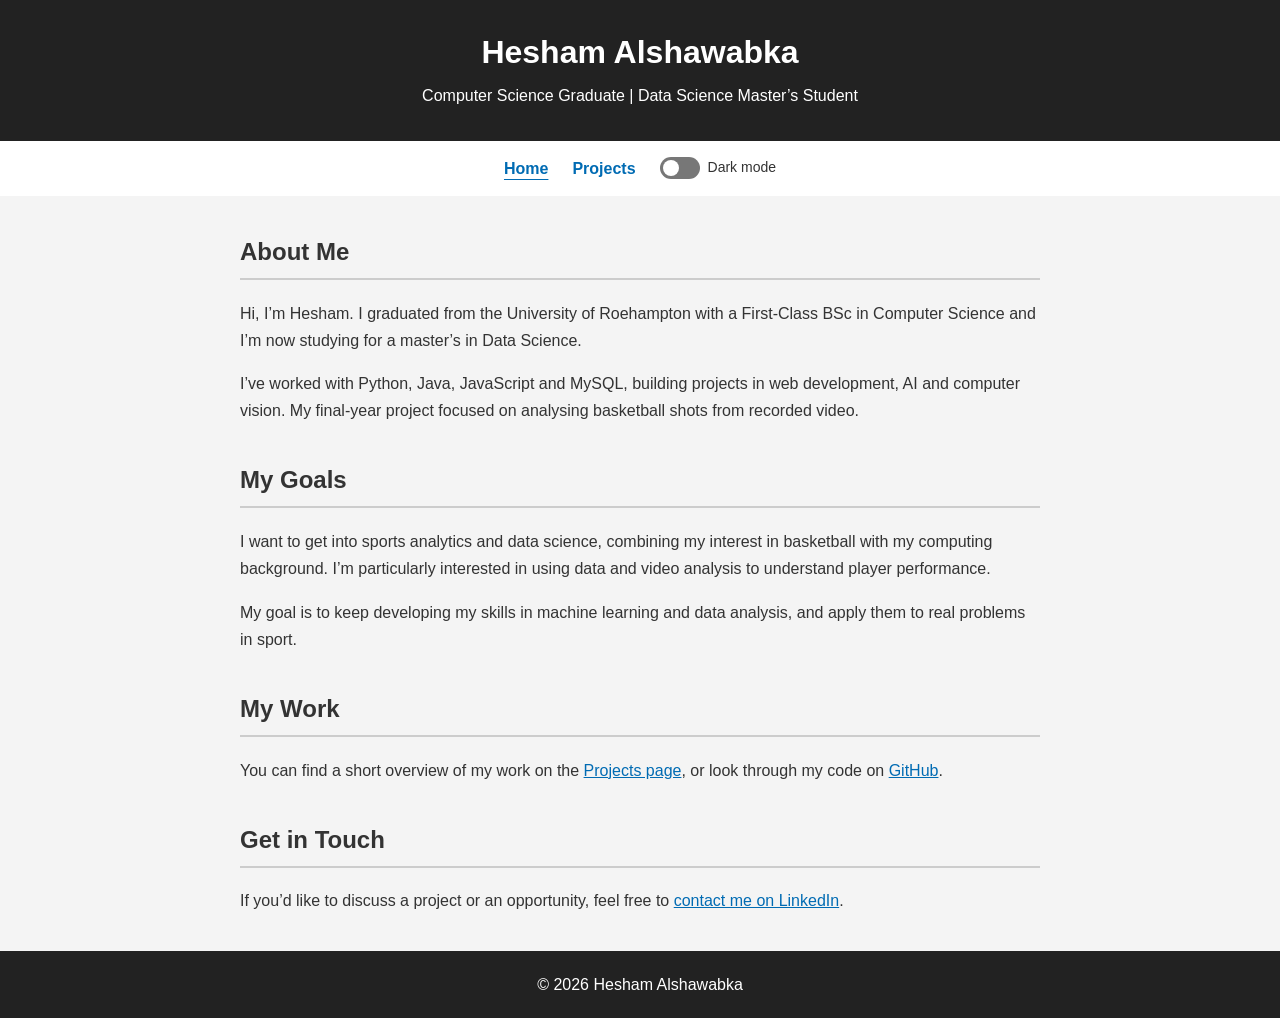
<file: index.html>
<!DOCTYPE html>
<html lang="en">
<head>
  <meta charset="UTF-8">
  <meta name="viewport" content="width=device-width, initial-scale=1.0">
  <meta name="description" content="Hesham Alshawabka — Computer Science graduate and Data Science master's student interested in sports analytics.">
  <title>Home | Hesham Alshawabka</title>
  <link rel="icon" href="favicon.svg" type="image/svg+xml">
  <link rel="stylesheet" href="styles.css">
  <script src="theme.js"></script>
</head>
<body>
  <header>
    <h1>Hesham Alshawabka</h1>
    <p>Computer Science Graduate | Data Science Master’s Student</p>
  </header>
  <nav aria-label="Main navigation">
    <a href="index.html" aria-current="page">Home</a>
    <a href="projects.html" >Projects</a>
    <label class="theme-switch"><input type="checkbox" id="theme-toggle" aria-label="Dark mode"><span class="slider"></span><span>Dark mode</span></label>
  </nav>
  <main>
    <section>
      <h2>About Me</h2>
      <p>Hi, I’m Hesham. I graduated from the University of Roehampton with a First-Class BSc in Computer Science and I’m now studying for a master’s in Data Science.</p>
      <p>I’ve worked with Python, Java, JavaScript and MySQL, building projects in web development, AI and computer vision. My final-year project focused on analysing basketball shots from recorded video.</p>
    </section>
    <section>
      <h2>My Goals</h2>
      <p>I want to get into sports analytics and data science, combining my interest in basketball with my computing background. I’m particularly interested in using data and video analysis to understand player performance.</p>
      <p>My goal is to keep developing my skills in machine learning and data analysis, and apply them to real problems in sport.</p>
    </section>
    <section>
      <h2>My Work</h2>
      <p>You can find a short overview of my work on the <a href="projects.html">Projects page</a>, or look through my code on <a href="https://github.com/alshawah" target="_blank" rel="noopener noreferrer">GitHub</a>.</p>
    </section>
    <section>
      <h2>Get in Touch</h2>
      <p>If you’d like to discuss a project or an opportunity, feel free to <a href="https://www.linkedin.com/in/heshamal/" target="_blank" rel="noopener noreferrer">contact me on LinkedIn</a>.</p>
    </section></main>
  <footer>&copy; 2026 Hesham Alshawabka</footer>
  <script src="main.js"></script>
</body>
</html>
</file>
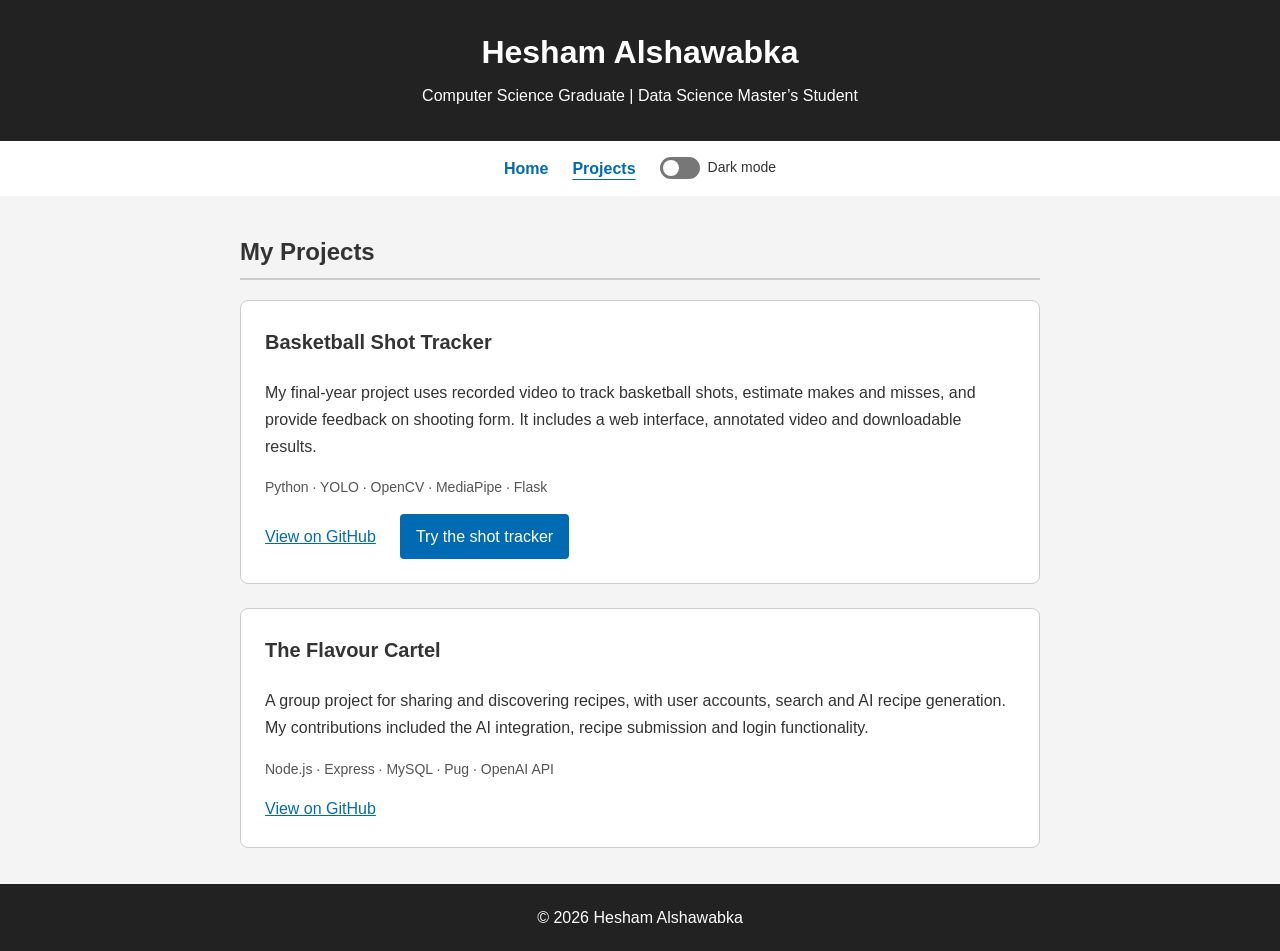
<file: projects.html>
<!DOCTYPE html>
<html lang="en">
<head>
  <meta charset="UTF-8">
  <meta name="viewport" content="width=device-width, initial-scale=1.0">
  <meta name="description" content="Hesham Alshawabka — Computer Science graduate and Data Science master's student interested in sports analytics.">
  <title>Projects | Hesham Alshawabka</title>
  <link rel="icon" href="favicon.svg" type="image/svg+xml">
  <link rel="stylesheet" href="styles.css">
  <script src="theme.js"></script>
</head>
<body>
  <header>
    <h1>Hesham Alshawabka</h1>
    <p>Computer Science Graduate | Data Science Master’s Student</p>
  </header>
  <nav aria-label="Main navigation">
    <a href="index.html" >Home</a>
    <a href="projects.html" aria-current="page">Projects</a>
    <label class="theme-switch"><input type="checkbox" id="theme-toggle" aria-label="Dark mode"><span class="slider"></span><span>Dark mode</span></label>
  </nav>
  <main>
    <section>
      <h2>My Projects</h2>
      <article class="project">
        <h3>Basketball Shot Tracker</h3>
        <p>My final-year project uses recorded video to track basketball shots, estimate makes and misses, and provide feedback on shooting form. It includes a web interface, annotated video and downloadable results.</p>
        <p class="tools">Python · YOLO · OpenCV · MediaPipe · Flask</p>
        <div class="project-links"><a href="https://github.com/alshawah/basketball-shot-tracker" target="_blank" rel="noopener noreferrer">View on GitHub</a><a class="button" href="basketball.html">Try the shot tracker</a></div>
      </article>
      <article class="project">
        <h3>The Flavour Cartel</h3>
        <p>A group project for sharing and discovering recipes, with user accounts, search and AI recipe generation. My contributions included the AI integration, recipe submission and login functionality.</p>
        <p class="tools">Node.js · Express · MySQL · Pug · OpenAI API</p>
        <a href="https://github.com/MuzamilAhmed1/The-Flavour-Cartel" target="_blank" rel="noopener noreferrer">View on GitHub</a>
      </article>
    </section></main>
  <footer>&copy; 2026 Hesham Alshawabka</footer>
  <script src="main.js"></script>
</body>
</html>
</file>
<file: styles.css>
/* Shared styles for the portfolio pages. */
:root {
  --bg-color: #f4f4f4;
  --text-color: #333;
  --header-bg: #222;
  --card-bg: #fff;
  --link-color: #006bb3;
  --border-color: #ccc;
  --muted-color: #555;
}
html[data-theme="dark"] {
  --bg-color: #1e1e1e;
  --text-color: #e4e4e4;
  --header-bg: #111;
  --card-bg: #2a2a2a;
  --link-color: #70b7ff;
  --border-color: #555;
  --muted-color: #bbb;
}
* { box-sizing: border-box; }
body {
  font-family: Arial, sans-serif;
  margin: 0;
  background: var(--bg-color);
  color: var(--text-color);
  font-size: 16px;
  line-height: 1.7;
}
header {
  background: var(--header-bg);
  color: #fff;
  padding: 32px 20px;
  text-align: center;
}
header h1 { margin: 0 0 8px; font-size: 32px; line-height: 1.3; }
header p { margin: 0; }
nav {
  background: var(--card-bg);
  padding: 14px 20px;
  display: flex;
  justify-content: center;
  align-items: center;
  gap: 24px;
  flex-wrap: wrap;
}
a { color: var(--link-color); }
nav a { text-decoration: none; font-weight: bold; }
nav a[aria-current="page"] { text-decoration: underline; text-underline-offset: 5px; }
main { max-width: 840px; margin: 36px auto; padding: 0 20px; min-height: 50vh; }
section { margin-bottom: 36px; }
h2 { font-size: 24px; border-bottom: 2px solid var(--border-color); padding-bottom: 5px; }
h3 { margin-top: 0; font-size: 20px; }
.project {
  background: var(--card-bg);
  border: 1px solid var(--border-color);
  border-radius: 8px;
  padding: 24px;
  margin-bottom: 24px;
}
.tools { color: var(--muted-color); font-size: 14px; }
.project-links { display: flex; align-items: center; gap: 24px; flex-wrap: wrap; }
.button { display: inline-block; background: #006bb3; color: #fff; padding: 9px 16px; border-radius: 4px; text-decoration: none; }
.button:hover { background: #00528a; }
footer { background: var(--header-bg); color: #fff; text-align: center; padding: 20px; }
.theme-switch { display: inline-flex; align-items: center; gap: 8px; cursor: pointer; font-size: 14px; position: relative; }
.theme-switch input { position: absolute; width: 1px; height: 1px; opacity: 0; }
.slider { width: 40px; height: 22px; border-radius: 20px; background: #777; position: relative; }
.slider::before { content: ''; position: absolute; width: 16px; height: 16px; left: 3px; top: 3px; border-radius: 50%; background: #fff; }
input:checked + .slider { background: #006bb3; }
input:checked + .slider::before { transform: translateX(18px); }
a:focus-visible, input:focus-visible + .slider { outline: 3px solid var(--link-color); outline-offset: 4px; }
.back-link { margin-top: 24px; }
[hidden] { display: none !important; }
@media (max-width: 480px) { header h1 { font-size: 27px; } nav { gap: 18px; } .project { padding: 18px; } }
</file>
